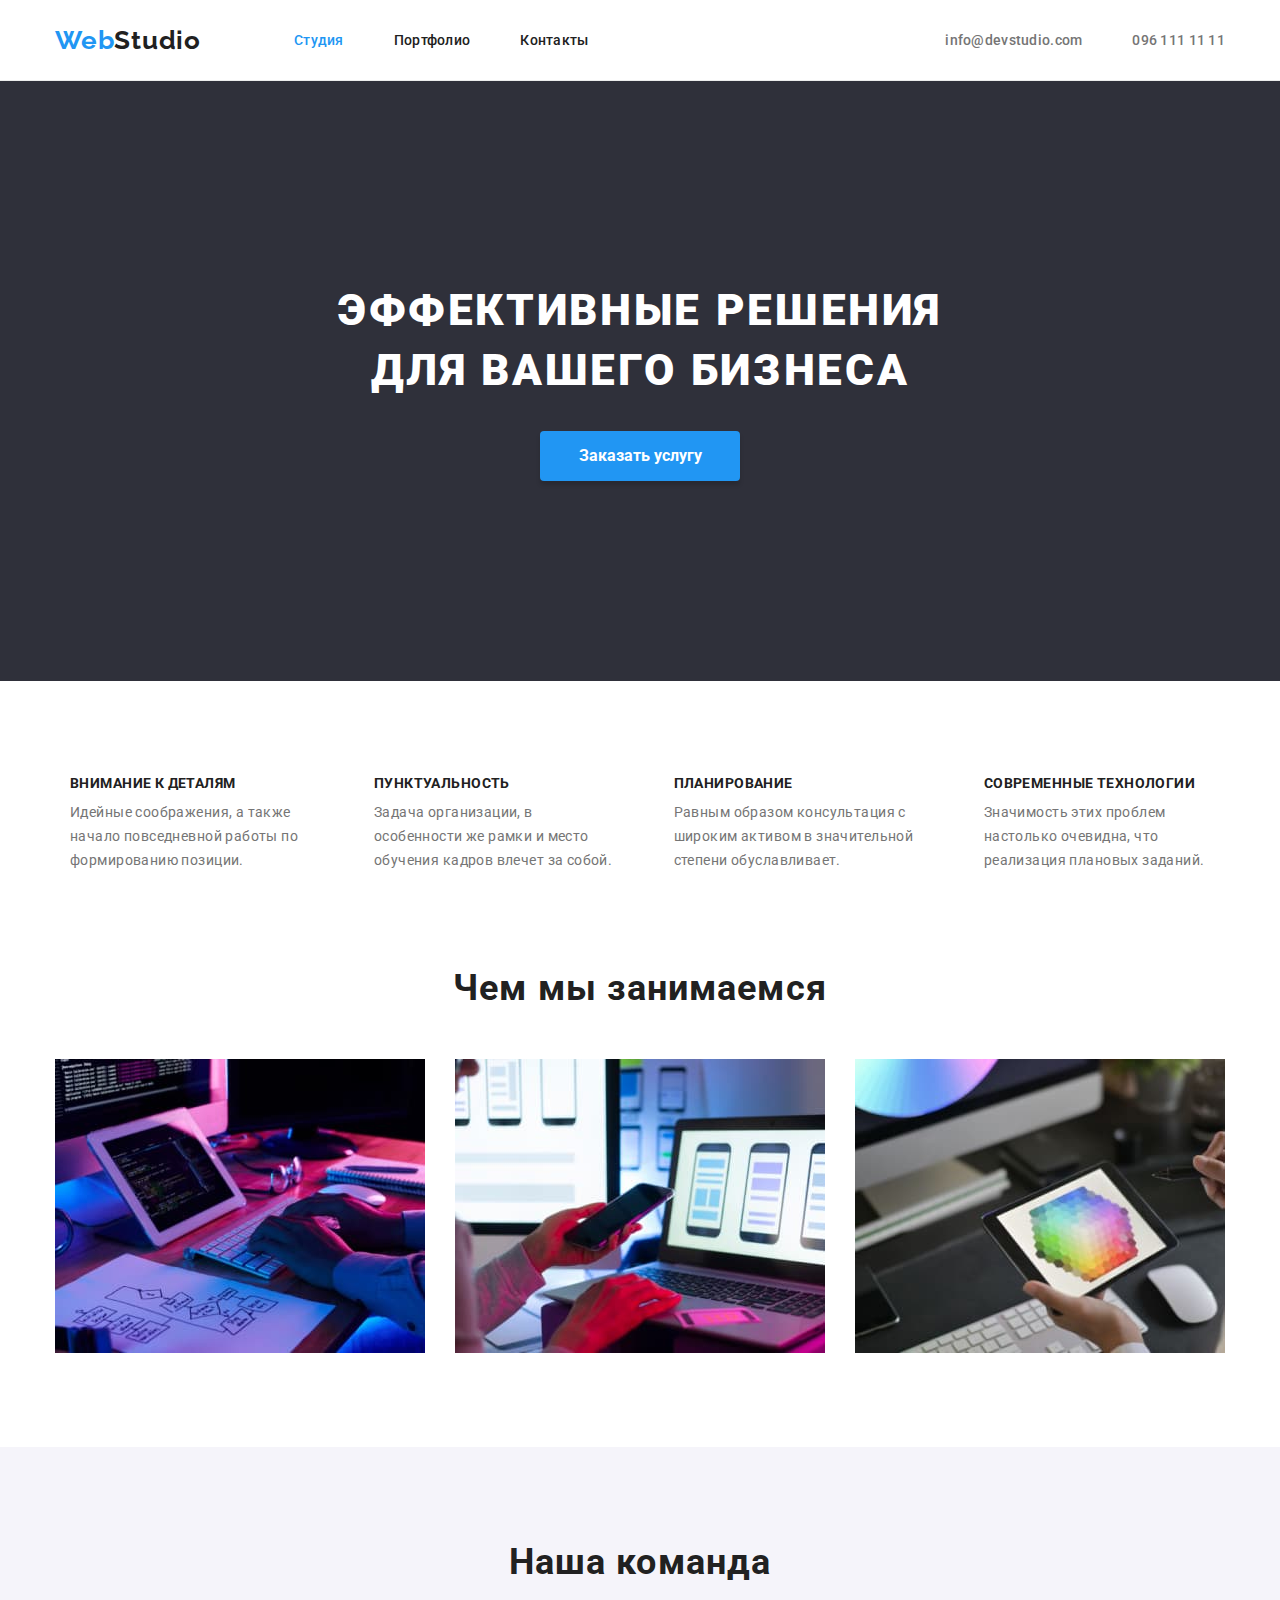
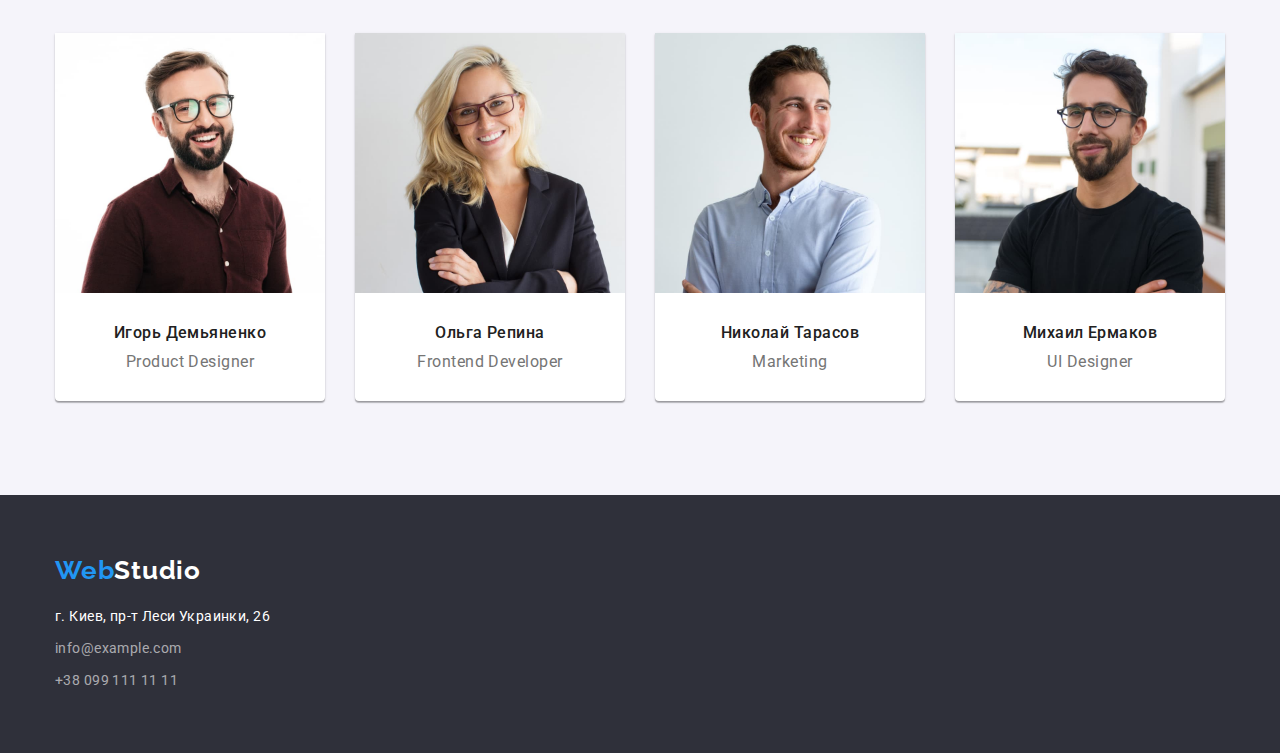
<file: index.html>
<!DOCTYPE html>
<html lang="ru">
  <head>
    <meta charset="UTF-8" />
    <meta http-equiv="X-UA-Compatible" content="IE=edge" />
    <meta name="viewport" content="width=device-width, initial-scale=1.0" />
    <title>Студия</title>
    <link rel="preconnect" href="https://fonts.googleapis.com" />
    <link rel="preconnect" href="https://fonts.gstatic.com" crossorigin />
    <link
      href="https://fonts.googleapis.com/css2?family=Raleway:wght@700&family=Roboto:wght@400;500;700;900&display=swap"
      rel="stylesheet"
    />
    <link
      rel="stylesheet"
      href="https://cdnjs.cloudflare.com/ajax/libs/modern-normalize/1.1.0/modern-normalize.css"
      integrity="sha512-Y0MM+V6ymRKN2zStTqzQ227DWhhp4Mzdo6gnlRnuaNCbc+YN/ZH0sBCLTM4M0oSy9c9VKiCvd4Jk44aCLrNS5Q=="
      crossorigin="anonymous"
      referrerpolicy="no-referrer"
    />
    <link rel="stylesheet" href="./css/styles.css" />
  </head>
  <body class="page">
    <header class="header">
      <div class="container container-header">
        <a class="logo link" href="./index.html" lang="en"
          >Web<span class="second-color-logo">Studio</span></a
        >
        <nav class="nav">
          <ul class="site-nav list">
            <li><a class="link current" href="./index.html">Студия</a></li>
            <li><a class="link" href="./portfolio.html">Портфолио</a></li>
            <li><a class="link" href="#contacts">Контакты</a></li>
          </ul>
        </nav>
        <ul class="contacts-header">
          <li>
            <a class="contact link" href="mailto:info@devstudio.com" lang="en"
              >info@devstudio.com</a
            >
          </li>
          <li>
            <a class="contact link" href="tel+380961111111">096 111 11 11</a>
          </li>
        </ul>
      </div>
    </header>
    <!--hero-->
    <main>
      <section class="hero-section">
        <div class="container">
          <h1 class="hero-title">Эффективные решения для вашего бизнеса</h1>
          <button class="hero-button" type="button">Заказать услугу</button>
        </div>
      </section>
      <!--benefits(be hides)-->
      <section class="section section-benefits">
        <div class="container">
          <h2 class="title visually-hidden">benefits</h2>
          <ul class="benefits-list">
            <li class="benefits-item">
              <h3 class="title-item">Внимание к деталям</h3>
              <p class="text">
                Идейные соображения, а также начало повседневной работы по формированию позиции.
              </p>
            </li>
            <li class="benefits-item">
              <h3 class="title-item">Пунктуальность</h3>
              <p class="text">
                Задача организации, в особенности же рамки и место обучения кадров влечет за собой.
              </p>
            </li>
            <li class="benefits-item">
              <h3 class="title-item">Планирование</h3>
              <p class="text">
                Равным образом консультация с широким активом в значительной степени обуславливает.
              </p>
            </li>
            <li class="benefits-item">
              <h3 class="title-item">Современные технологии</h3>
              <p class="text">
                Значимость этих проблем настолько очевидна, что реализация плановых заданий.
              </p>
            </li>
          </ul>
        </div>
      </section>
      <!--about us-->
      <section class="section section-about">
        <div class="container">
          <h2 class="title section-title">Чем мы занимаемся</h2>
          <ul class="about-list">
            <li class="about-item">
              <img src="./images/img-1.jpg" width="370" alt="верстка html" />
            </li>
            <li class="about-item">
              <img
                src="./images/img-2.jpg"
                width="370"
                alt="работа над стилем будущего приложения"
              />
            </li>
            <li class="about-item">
              <img src="./images/img-3.jpg" width="370" alt="палитра цветов на экране планшета" />
            </li>
          </ul>
        </div>
      </section>
      <!--our team-->
      <section class="section section-team">
        <div class="container">
          <h2 class="title section-title">Наша команда</h2>
          <ul class="cards">
            <li class="card">
              <img src="./images/img-t1.jpg" width="270" alt="фото мужчины" />
              <div class="team-card-wrapper">
                <h3 class="title-item-team">Игорь Демьяненко</h3>
                <p class="text-team" lang="en">Product Designer</p>
              </div>
            </li>
            <li class="card">
              <img src="./images/img-t2.jpg" width="270" alt="фото женщины" />
              <div class="team-card-wrapper">
                <h3 class="title-item-team">Ольга Репина</h3>
                <p class="text-team" lang="en">Frontend Developer</p>
              </div>
            </li>
            <li class="card">
              <img src="./images/img-t3.jpg" width="270" alt="фото мужчины" />
              <div class="team-card-wrapper">
                <h3 class="title-item-team">Николай Тарасов</h3>
                <p class="text-team" lang="en">Marketing</p>
              </div>
            </li>
            <li class="card">
              <img src="./images/img-t4.jpg" width="270" alt="фото мужчины" />
              <div class="team-card-wrapper">
                <h3 class="title-item-team">Михаил Ермаков</h3>
                <p class="text-team" lang="en">UI Designer</p>
              </div>
            </li>
          </ul>
        </div>
      </section>
    </main>
    <!-- footer -->
    <footer class="footer">
      <div class="container nav-footer">
        <a class="logo link" href="./index.html" lang="en"
          >Web<span class="alt-color-logo">Studio</span></a
        >
        <address class="address" id="contacts">
          <ul class="contacts-list">
            <li class="address-contact">г. Киев, пр-т Леси Украинки, 26</li>
            <li>
              <a class="link contact-footer" href="mailto:info@example.com" lang="en"
                >info@example.com</a
              >
            </li>
            <li>
              <a class="link contact-footer" href="tel+380991111111">+38 099 111 11 11</a>
            </li>
          </ul>
        </address>
      </div>
    </footer>
  </body>
</html>
</file>
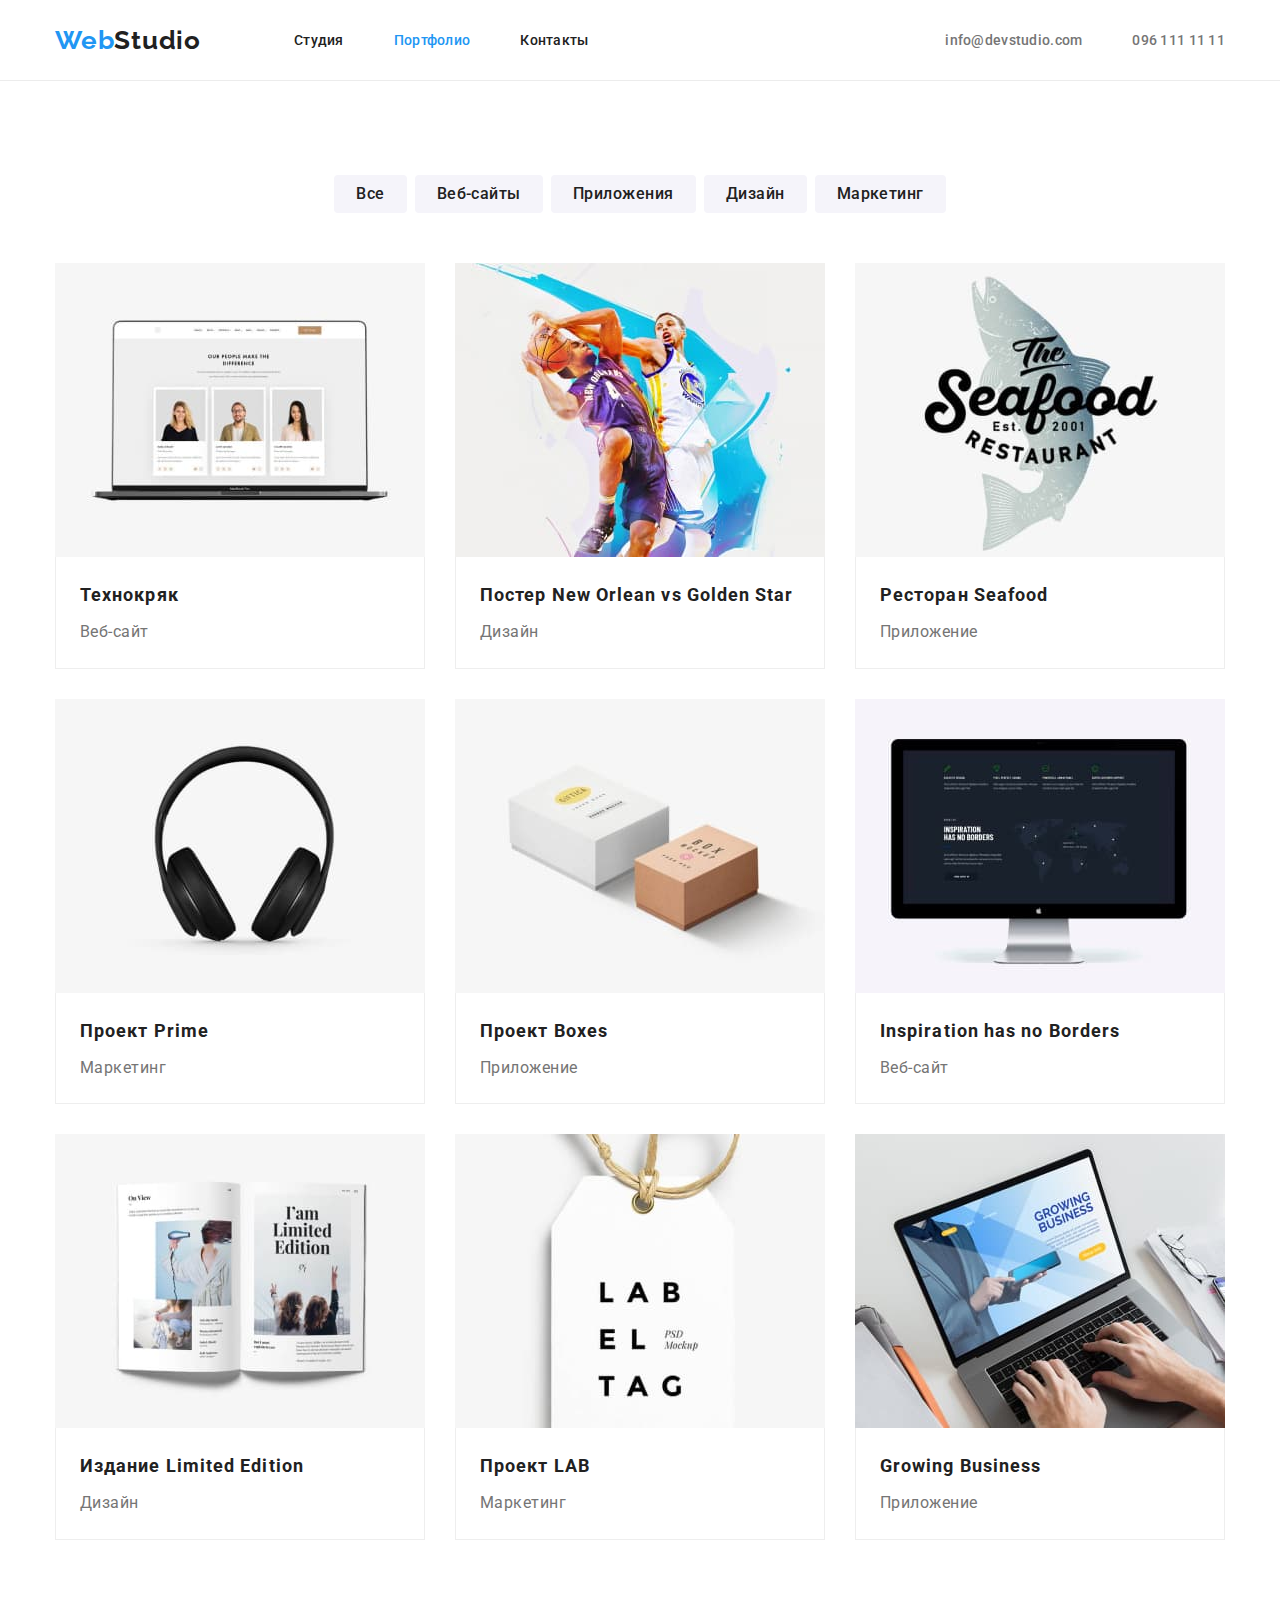
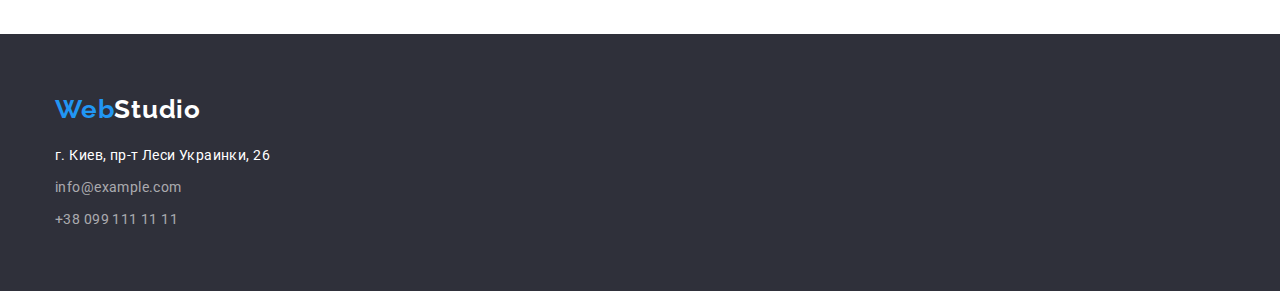
<file: portfolio.html>
<!DOCTYPE html>
<html lang="ru">

<head>
  <meta charset="UTF-8" />
  <meta http-equiv="X-UA-Compatible" content="IE=edge" />
  <meta name="viewport" content="width=device-width, initial-scale=1.0" />
  <title>Студия</title>
  <link rel="preconnect" href="https://fonts.googleapis.com" />
  <link rel="preconnect" href="https://fonts.gstatic.com" crossorigin />
  <link href="https://fonts.googleapis.com/css2?family=Raleway:wght@700&family=Roboto:wght@400;500;700;900&display=swap"
    rel="stylesheet" />
  <link rel="stylesheet" href="https://cdnjs.cloudflare.com/ajax/libs/modern-normalize/1.1.0/modern-normalize.css"
    integrity="sha512-Y0MM+V6ymRKN2zStTqzQ227DWhhp4Mzdo6gnlRnuaNCbc+YN/ZH0sBCLTM4M0oSy9c9VKiCvd4Jk44aCLrNS5Q=="
    crossorigin="anonymous" referrerpolicy="no-referrer" />
  <link rel="stylesheet" href="./css/styles.css" />
</head>

<body class="page">
  <header class="header">
    <div class="container container-header">
      <a class="logo link" href="./index.html" lang="en">Web<span class="second-color-logo">Studio</span></a>
      <nav class="nav">
        <ul class="site-nav list">
          <li><a class="link" href="./index.html">Студия</a></li>
          <li><a class="link current" href="./portfolio.html">Портфолио</a></li>
          <li><a class="link" href="#contacts">Контакты</a></li>
        </ul>
      </nav>
      <ul class="contacts-header">
        <li>
          <a class="contact link" href="mailto:info@devstudio.com" lang="en">info@devstudio.com</a>
        </li>
        <li>
          <a class="contact link" href="tel+380961111111">096 111 11 11</a>
        </li>
      </ul>
    </div>
  </header>
    <!-- filter section -->
    <main>
      <section class="section">
        <div class="container">
        <h2 class="visually-hidden">filter</h2>
          <ul class="filter">
            <li><button class="button" type="button">Все</button></li>
            <li><button class="button" type="button">Веб-сайты</button></li>
            <li><button class="button" type="button">Приложения</button></li>
            <li><button class="button" type="button">Дизайн</button></li>
            <li><button class="button" type="button">Маркетинг</button></li>
          </ul>
<!-- cards-pool -->
        <h2 class="visually-hidden">cards</h2>
          <ul class="filter-items">
            <li class="filter-card">
              <img src="./images/img-card-1.jpg" alt="ноутбук" width="370" />
              <div class="container-card">
                <h3 class="title-item-portfolio">Технокряк</h3>
                <p class="text-portfolio">Веб-сайт</p>
              </div>
            </li>
            <li class="filter-card">
              <img src="./images/img-card-2.jpg" alt="двое мужчин с мячем" width="370" />
              <div class="container-card">
                <h3 class="title-item-portfolio">Постер New Orlean vs Golden Star</h3>
                <p class="text-portfolio">Дизайн</p>
              </div>
            </li>
            <li class="filter-card">
              <img
              src="./images/img-card-3.jpg"
              alt="название рыбного ресторана с лого"
              width="370"
              />
              <div class="container-card">
                <h3 class="title-item-portfolio">Ресторан Seafood</h3>
                <p class="text-portfolio">Приложение</p>
              </div>
            </li>
            <li class="filter-card">
              <img src="./images/img-card-4.jpg" alt="наушники" width="370" />
              <div class="container-card">
                <h3 class="title-item-portfolio">Проект Prime</h3>
                <p class="text-portfolio">Маркетинг</p>
              </div>
            </li>
            <li class="filter-card">
              <img src="./images/img-card-5.jpg" alt="картонные коробочки" width="370" />
              <div class="container-card">
                <h3 class="title-item-portfolio">Проект Boxes</h3>
                <p class="text-portfolio">Приложение</p>
              </div>
            </li>
            <li class="filter-card">
              <img src="./images/img-card-6.jpg" alt="экран" width="370" />
              <div class="container-card">
                <h3 class="title-item-portfolio">Inspiration has no Borders</h3>
                <p class="text-portfolio">Веб-сайт</p>
              </div>
            </li>
            <li class="filter-card">
              <img src="./images/img-card-7.jpg" alt="открытая книга" width="370" />
              <div class="container-card">
                <h3 class="title-item-portfolio">Издание Limited Edition</h3>
                <p class="text-portfolio">Дизайн</p>
              </div>
            </li>
            <li class="filter-card">
              <img src="./images/img-card-8.jpg" alt="бирка с надписью" width="370" />
              <div class="container-card">
                <h3 class="title-item-portfolio">Проект LAB</h3>
                <p class="text-portfolio">Маркетинг</p>
              </div>
            </li>
            <li class="filter-card">
              <img src="./images/img-card-9.jpg" alt="работа за ноутбуком" width="370" />
              <div class="container-card">
                <h3 class="title-item-portfolio">Growing Business</h3>
                <p class="text-portfolio">Приложение</p>
              </div>
            </li>
          </ul>
        </div>
      </section>
    </main>
    <!-- footer -->
      <footer class="footer">
        <div class="container nav-footer">
          <a class="logo link" href="./index.html" lang="en">Web<span class="alt-color-logo">Studio</span></a>
          <address class="address" id="contacts">
            <ul class="contacts-list">
              <li class="address-contact"> г. Киев, пр-т Леси Украинки, 26
              </li>
              <li>
                <a class="link contact-footer" href="mailto:info@example.com" lang="en">info@example.com</a>
              </li>
              <li>
                <a class="link contact-footer" href="tel+380991111111">+38 099 111 11 11</a>
              </li>
            </ul>
          </address>
        </div>
      </footer>
      </body>
      
      </html>
</file>
<file: css/styles.css>
:root {
  --background-color: #e5e5e5;
  --background-second-color: #2f303a;
  --background-white: #ffffff;
  --background-section: #f5f4fa;
  --title-text-color: #212121;
  --primary-text-color: #757575;
  --accent-color: #2196f3;
}
/* base */
html {
  scroll-behavior: smooth;
}
body {
  color: var(--title-text-color);

  font-family: 'Roboto', sans-serif;
  font-size: 14px;
}

h1,
h2,
h3,
h4,
h5,
h6,
p,
ul {
  list-style: none;
  margin: 0;
  padding: 0;
}
.container {
  padding: 0px 15px;
  width: 1200px;
  margin-left: auto;
  margin-right: auto;
}

.section {
  padding-top: 94px;
  padding-bottom: 94px;
}

img {
  max-width: 100%;
  display: block;
}

/* header */

.container-header {
  display: flex;
  align-items: center;
}

.header {
  border-bottom: #ececec solid 1px;
}

.nav {
  margin-left: 93px;
}

.site-nav {
  display: flex;
  font-weight: 500;
  line-height: 1.17;
  letter-spacing: 0.02em;
}

.site-nav .link {
  display: block;
  padding: 32px 0;
}

.site-nav > li + li {
  margin-left: 50px;
}

.site-nav .link.current {
  color: var(--accent-color);
}

.link {
  text-decoration: none;
  color: inherit;
}

.link:hover,
.link:focus {
  color: var(--accent-color);
}

.contacts-header {
  display: flex;
  margin-left: auto;
  font-weight: 500;
  letter-spacing: 0.02em;
}

.contacts-header > li + li {
  margin-left: 50px;
}

.contacts-header .link {
  display: block;
  padding: 32px 0;
}

.contact {
  color: var(--primary-text-color);
}
.contact:hover,
.contact:focus {
  color: var(--accent-color);

  cursor: pointer;
}

/* logo */
.logo {
  font-family: Raleway, sans-serif;
  font-weight: 700;
  font-size: 26px;
  line-height: 1.17;
  letter-spacing: 0.03em;
  color: #2196f3;
}
.alt-color-logo {
  color: var(--background-white);
}
.second-color-logo {
  color: var(--title-text-color);
}
/* hero */
.hero-title {
  width: 696px;
  margin-left: auto;
  margin-right: auto;
  font-weight: 900;
  font-size: 44px;
  line-height: 1.36;
  letter-spacing: 0.06em;
  text-transform: uppercase;
  text-align: center;
  color: var(--background-white);
}
.hero-section {
  background-color: var(--background-second-color);
  padding: 200px 0;
}
.hero-button {
  display: block;
  margin: 0 auto;
  margin-top: 30px;

  font-family: inherit;
  font-weight: 700;
  font-size: 16px;
  line-height: 1.86;

  width: 200px;
  height: 50px;
  box-shadow: 0px 4px 4px rgba(0, 0, 0, 0.15);
  border: none;
  border-radius: 4px;

  background-color: var(--accent-color);
  color: var(--background-white);
}
.hero-button:hover,
.hero-button:focus {
  background-color: var(--accent-color);
  color: var(--background-white);
  cursor: pointer;
}
/* .hero-button:active {


/* main page */

.benefits-list,
.about-list,
.cards {
  display: flex;
  justify-content: center;
}

.benefits-list > li {
  display: block;
  padding: 0 15px;
}

.benefits-list > li + li,
.about-list > li + li,
.cards > li + li {
  margin-left: 30px;
}

.benefits-list .text,
.text-team {
  margin-top: 10px;
}

.section-title {
  margin-bottom: 50px;
  font-weight: 700;
  font-size: 36px;
  line-height: 1.17;
  color: var(--title-text-color);
  letter-spacing: 0.03em;

  text-align: center;
}

.section-about {
  padding-top: 0;
}

.section-team {
  background-color: var(--background-section);
}

.team-card-wrapper {
  padding: 30px 0;
}

.card {
  background-color: var(--background-white);
  box-shadow: 0px 1px 3px rgba(0, 0, 0, 0.12), 0px 1px 1px rgba(0, 0, 0, 0.14),
    0px 2px 1px rgba(0, 0, 0, 0.2);
  border-radius: 0px 0px 4px 4px;
}

/* portfolio-main */

.filter {
  display: flex;
  justify-content: center;
  align-items: center;
  margin-bottom: 50px;
  gap: 8px;
}

.filter-items {
  display: flex;
  flex-wrap: wrap;
  gap: 30px;
}

.container-card {
  padding: 20px 24px;
  border: #eeeeee solid 1px;
  border-top: none;
}

/* fonts */
.title-item {
  font-weight: 700;
  font-size: 14px;
  line-height: 1.17;
  letter-spacing: 0.03em;
  text-transform: uppercase;
  color: var(--title-text-color);
}

.title-item-team {
  font-weight: 500;
  font-size: 16px;
  line-height: 1.19;
  text-align: center;
  letter-spacing: 0.03em;

  color: var(--title-text-color);
}

.title-item-portfolio {
  margin-bottom: 4px;
  font-weight: 700;
  font-size: 18px;
  line-height: 2;
  letter-spacing: 0.06em;
  color: var(--title-text-color);
}

.text {
  font-size: 14px;
  line-height: 1.7;
  letter-spacing: 0.03em;

  color: var(--primary-text-color);
}

.text-team {
  font-size: 16px;
  line-height: 1.19;
  letter-spacing: 0.03em;
  text-align: center;

  color: var(--primary-text-color);
}

.text-portfolio {
  font-size: 16px;
  line-height: 1.9;
  letter-spacing: 0.03em;

  color: var(--primary-text-color);
}

/* button */

.button {
  padding: 6px 22px;
  font-family: inherit;
  font-weight: 500;
  font-size: 16px;
  line-height: 1.63;
  letter-spacing: 0.03em;
  border: none;
  border-radius: 4px;
  color: var(--title-text-color);
  background-color: var(--background-section);
}

.button:hover,
.button:focus {
  box-shadow: 0px 3px 1px rgba(0, 0, 0, 0.1), 0px 1px 2px rgba(0, 0, 0, 0.08),
    0px 2px 2px rgba(0, 0, 0, 0.12);
  border-radius: 4px;
  color: var(--background-white);
  background-color: var(--accent-color);

  cursor: pointer;
}

.visually-hidden {
  position: absolute;
  width: 1px;
  height: 1px;
  margin: -1px;
  border: 0;
  padding: 0;

  white-space: nowrap;
  clip-path: inset(100%);
  clip: rect(0 0 0 0);
  overflow: hidden;
}

/* footer */

.footer {
  padding: 60px 0;
  background-color: var(--background-second-color);
}

.contacts-list li + li {
  margin-top: 8px;
}

.address {
  margin-top: 20px;
  font-style: normal;
}

.address-contact {
  letter-spacing: 0.03em;
  line-height: 1.7;
  color: var(--background-white);
}

.contact-footer {
  letter-spacing: 0.03em;
  line-height: 1.7;
  color: rgba(255, 255, 255, 0.6);
}

.nav-footer {
  flex-direction: column;
}
</file>
